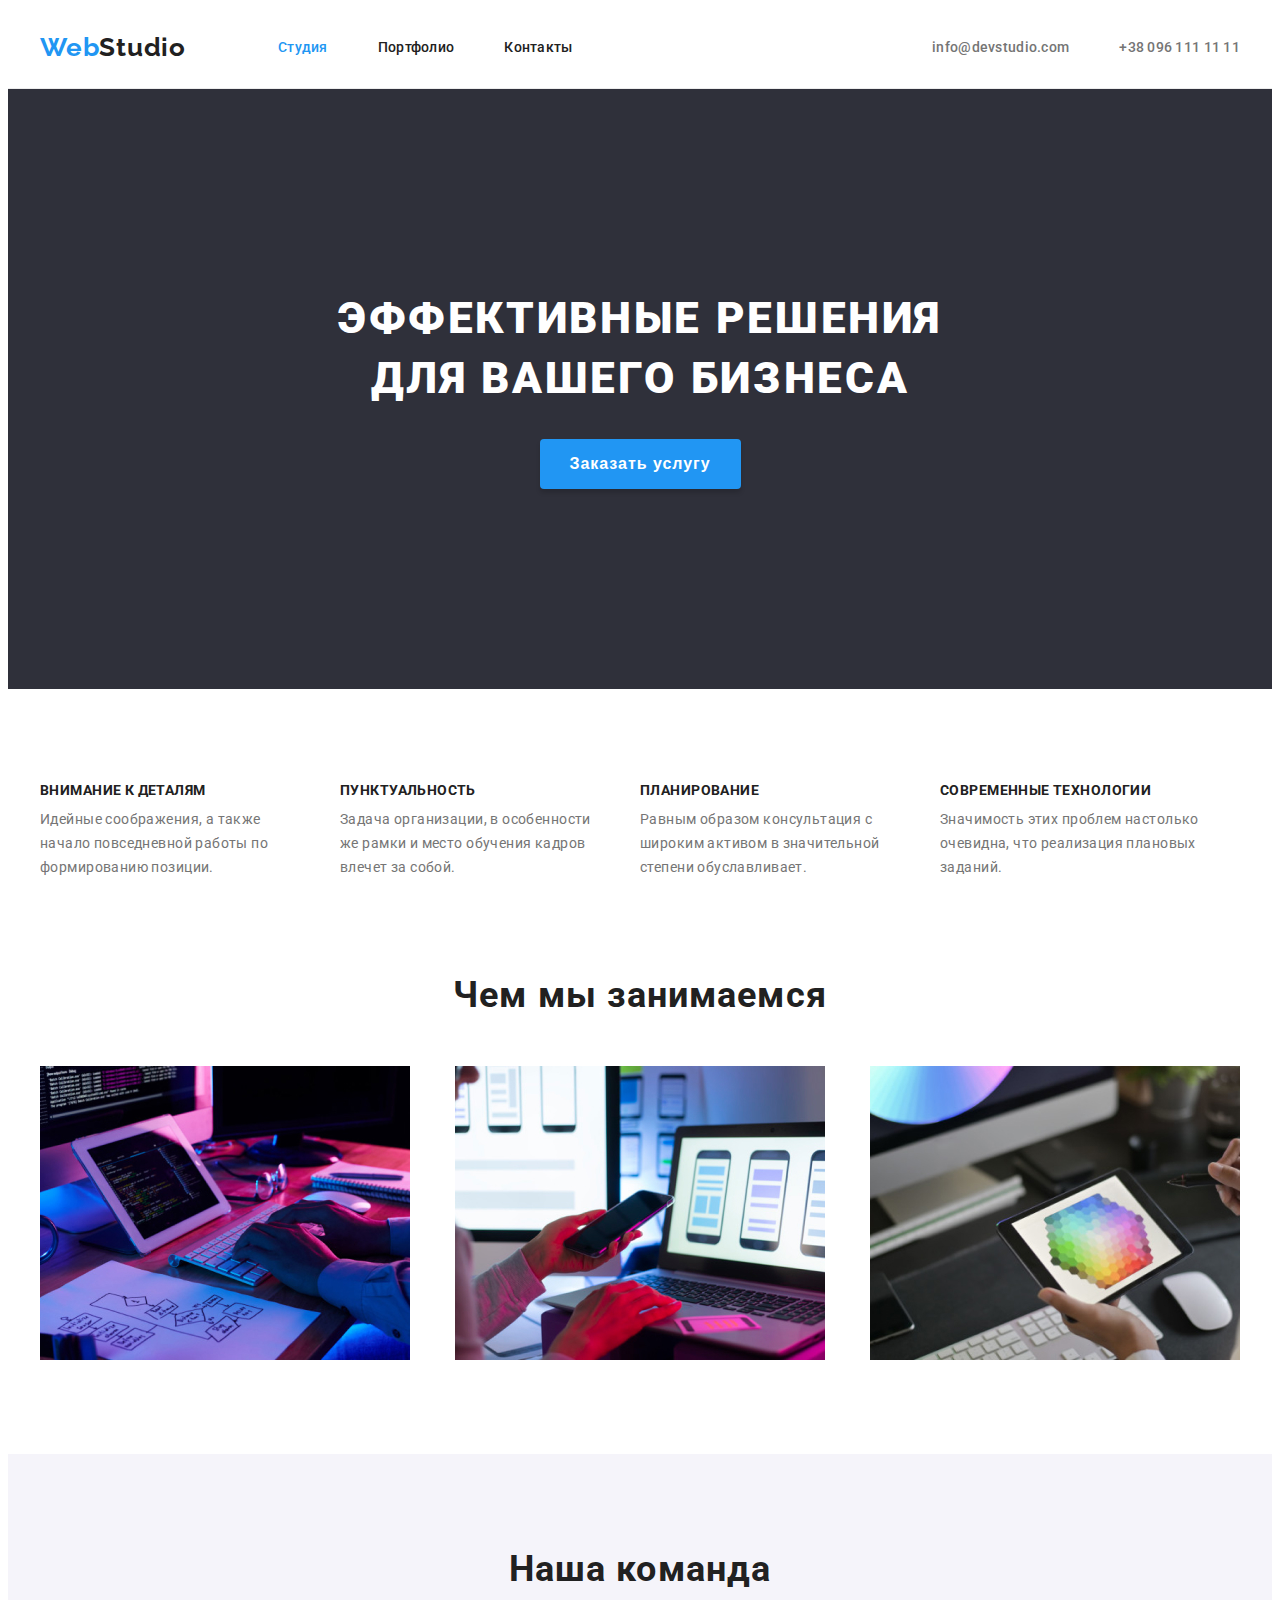
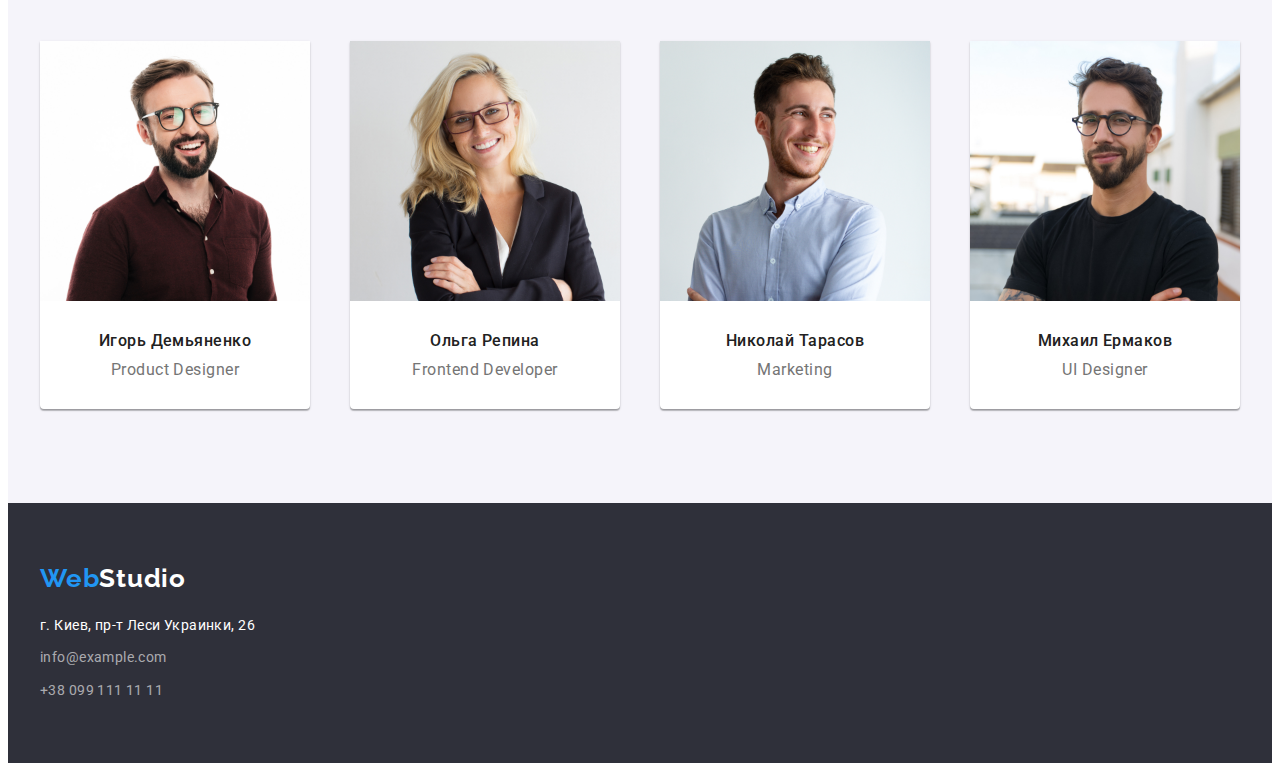
<file: index.html>
<!DOCTYPE html>
<html lang="ru">
  <head>
    <meta charset="UTF-8" />
    <meta name="viewport" content="width=device-width, initial-scale=1.0" />
    <title lang="en"><span>Web</span>Studio</title>
    <link
      rel="stylesheet"
      href="https://cdnjs.cloudflare.com/ajax/libs/modern-normalize/1.0.0/modern-normalize.min.css"
      integrity="sha512-ISS7cAi1PEhQ8jnbJpJZMd29NlhNj4AWYyLOSp2CE/CsHxTCu+r+t0D2yoJudVrd0/8fTVPUVDzY5Tvli75u/g=="
      crossorigin="anonymous"
    />
    <link rel="preconnect" href="https://fonts.gstatic.com" />
    <link
      href="https://fonts.googleapis.com/css2?family=Raleway:wght@700&family=Roboto:wght@400;500;700;900&display=swap"
      rel="stylesheet"
    />
    <link rel="stylesheet" href="./css/styles.css" />
  </head>
  <body>
    <header class="header">
      <div class="conteiner">
        <nav class="navigation">
          <a class="logo link" lang="en" href="index.html">
            <span class="logo-color">Web</span>Studio
          </a>
          <ul class="navigation-list list">
            <li class="navigation-list-item">
              <a class="navigation-list-link current link" href="#">Студия</a>
            </li>
            <li class="navigation-list-item">
              <a class="navigation-list-link link" href="./portfolio.html"
                >Портфолио</a
              >
            </li>
            <li class="navigation-list-item">
              <a class="navigation-list-link link" href="#">Контакты</a>
            </li>
          </ul>
        </nav>
        <ul class="contacts-list list">
          <li class="contacts-list-item">
            <a class="head-contacts link" href="mailto:info@devstudio.com"
              >info@devstudio.com</a
            >
          </li>
          <li class="contacts-list-item">
            <a class="head-contacts link" href="tel:+380961111111"
              >+38 096 111 11 11</a
            >
          </li>
        </ul>
      </div>
    </header>
    <main>
      <!-- Hero -->
      <section class="section-hero">
        <div class="conteiner">
          <h1 class="hero-title">Эффективные решения для вашего бизнеса</h1>
          <button class="hero-btn" type="button">Заказать услугу</button>
        </div>
      </section>
      <!-- info -->
      <section class="section-info">
        <div class="conteiner">
          <h2 class="visually-hidden">Преимущества компаниии</h2>
          <ul class="info-list list">
            <li class="info-item">
              <h3 class="info-item-title">Внимание к деталям</h3>
              <p class="info-item-text">
                Идейные соображения, а также начало повседневной работы по
                формированию позиции.
              </p>
            </li>
            <li class="info-item">
              <h3 class="info-item-title">Пунктуальность</h3>
              <p class="info-item-text">
                Задача организации, в особенности же рамки и место обучения
                кадров влечет за собой.
              </p>
            </li>
            <li class="info-item">
              <h3 class="info-item-title">Планирование</h3>
              <p class="info-item-text">
                Равным образом консультация с широким активом в значительной
                степени обуславливает.
              </p>
            </li>
            <li class="info-item">
              <h3 class="info-item-title">Современные технологии</h3>
              <p class="info-item-text">
                Значимость этих проблем настолько очевидна, что реализация
                плановых заданий.
              </p>
            </li>
          </ul>
        </div>
      </section>
      <!-- What are we doing -->
      <section class="section-we-doing">
        <div class="conteiner">
          <h2 class="we-doing-title">Чем мы занимаемся</h2>
          <ul class="we-doing-list list">
            <li class="we-doing-item">
              <img
                class="we-doing-img"
                src="./images/What-are-we-doing/img1.jpg"
                alt="Написание кода приложения"
                width="370"
                height="294"
              />
            </li>
            <li class="we-doing-item">
              <img
                class="we-doing-img"
                src="./images/What-are-we-doing/img2.jpg"
                alt="Синхронизация с телефоном"
                width="370"
                height="294"
              />
            </li>
            <li class="we-doing-item">
              <img
                class="we-doing-img"
                src="./images/What-are-we-doing/img3.jpg"
                alt="Выбор цвета"
                width="370"
                height="294"
              />
            </li>
          </ul>
        </div>
      </section>
      <!-- our team -->
      <section class="section-team">
        <div class="conteiner">
          <h2 class="team-title">Наша команда</h2>
          <ul class="team-list list">
            <li class="team-item">
              <img
                class="team-img"
                src="./images/our-team/Игорь-Демьяненко.jpg"
                alt="Фото Игорь Демьяненко"
                width="270"
                height="260"
              />
              <h3 class="team-name">Игорь Демьяненко</h3>
              <p class="team-profession" lang="en">Product Designer</p>
            </li>
            <li class="team-item">
              <img
                class="team-img"
                src="./images/our-team/Ольга-Репина.jpg"
                alt="Фото Ольга Репина"
                width="270"
                height="260"
              />
              <h3 class="team-name">Ольга Репина</h3>
              <p class="team-profession" lang="en">Frontend Developer</p>
            </li>
            <li class="team-item">
              <img
                class="team-img"
                src="./images/our-team/Николай-Тарасов.jpg"
                alt="Фото Николай Тарасов"
                width="270"
                height="260"
              />
              <h3 class="team-name">Николай Тарасов</h3>
              <p class="team-profession" lang="en">Marketing</p>
            </li>
            <li class="team-item">
              <img
                class="team-img"
                src="./images/our-team/Михаил-Ермаков.jpg"
                alt="Фото Михаил Ермаков"
                width="270"
                height="260"
              />
              <h3 class="team-name">Михаил Ермаков</h3>
              <p class="team-profession" lang="en">UI Designer</p>
            </li>
          </ul>
        </div>
      </section>
    </main>
    <!-- Contacts info -->
    <footer class="footer">
      <div class="conteiner">
        <a class="footer-logo link" lang="en" href="index.html">
          <span class="logo-color">Web</span>Studio
        </a>
        <address class="footer-address">
          <ul class="address-list list">
            <li class="address-item">
              <a
                class="address-map link"
                href="https://goo.gl/maps/zDSShLqWRXgAwJdu6"
                target="_blank"
                >г. Киев, пр-т Леси Украинки, 26</a
              >
            </li>
            <li class="address-item">
              <a class="footer-contacts link" href="mailto:info@devstudio.com"
                >info@example.com</a
              >
            </li>
            <li class="address-item">
              <a class="footer-contacts link" href="tel:+380961111111"
                >+38 099 111 11 11</a
              >
            </li>
          </ul>
        </address>
      </div>
    </footer>
  </body>
</html>
</file>
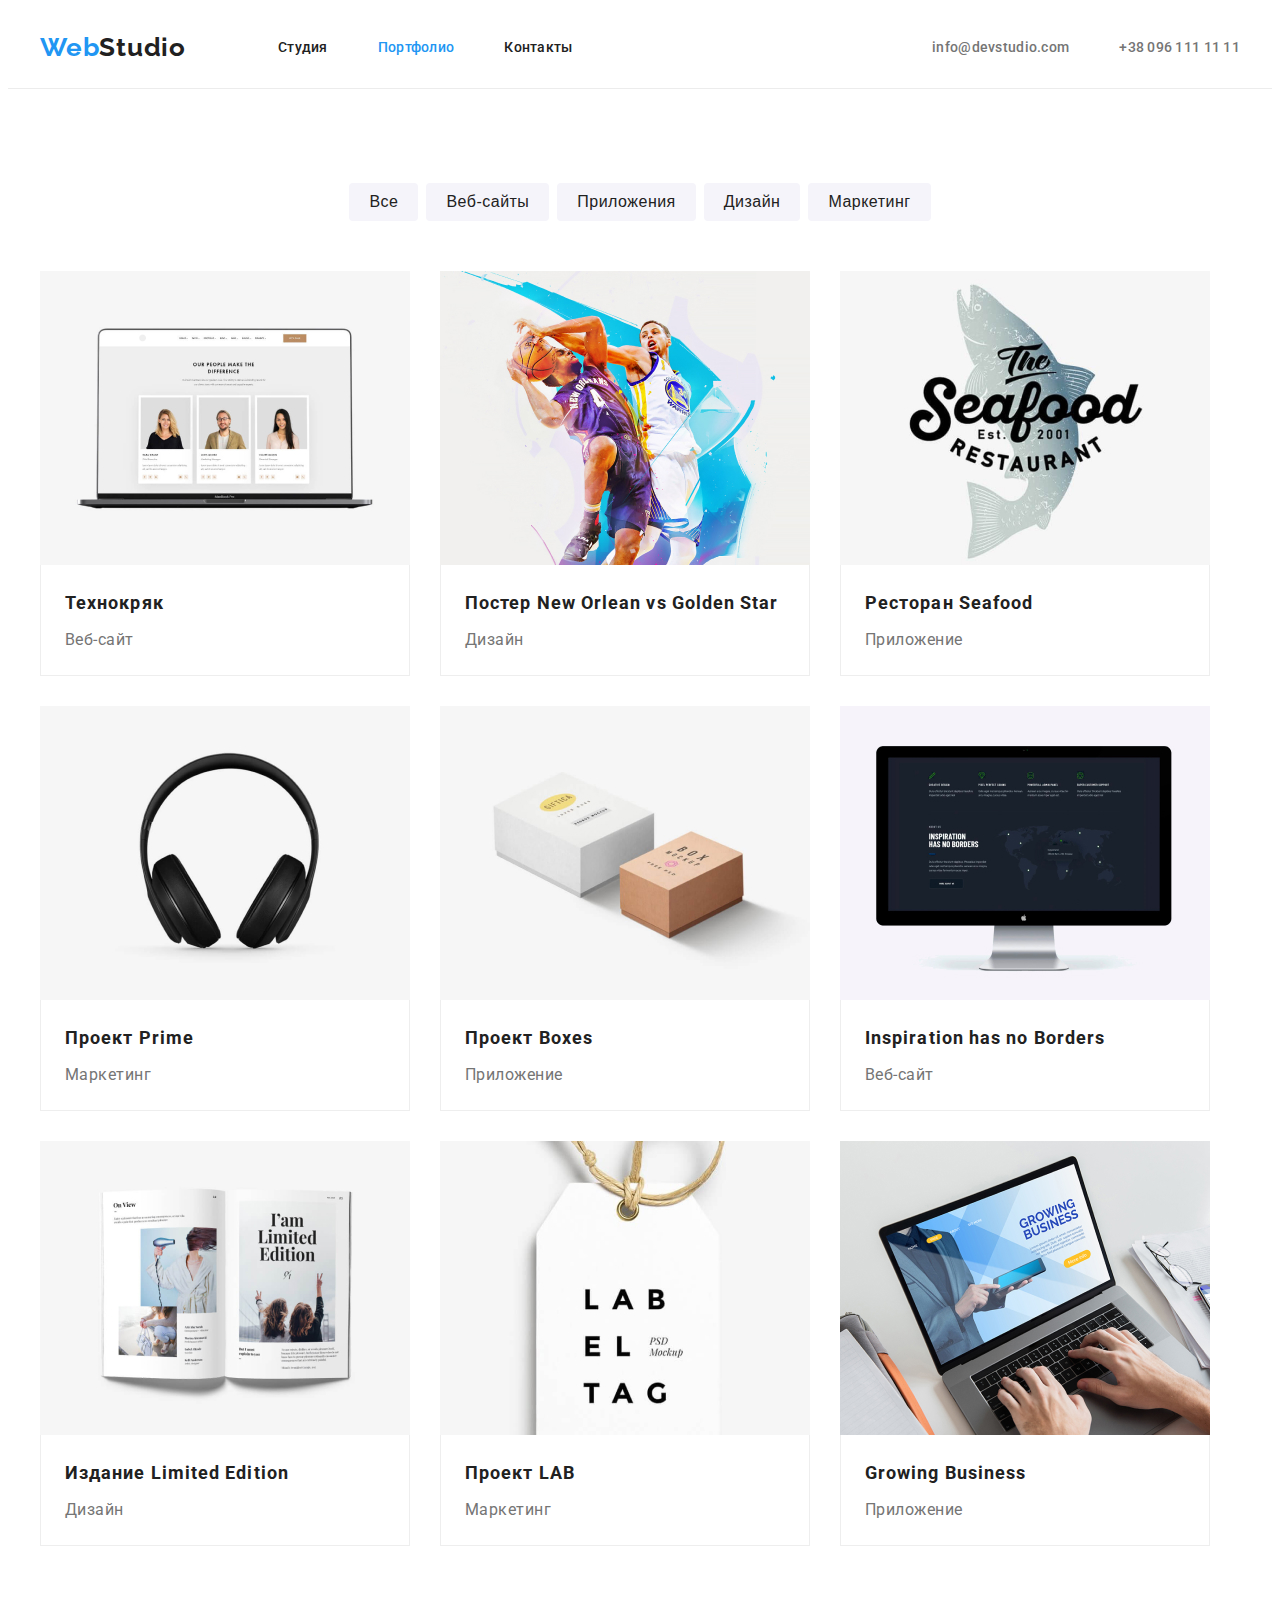
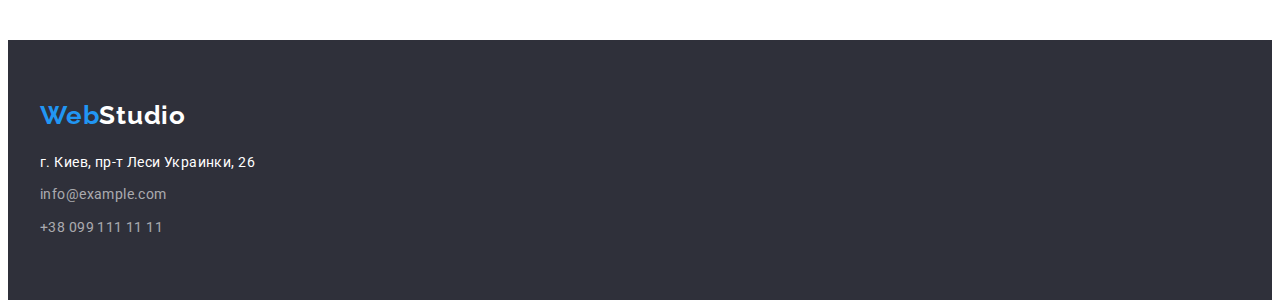
<file: portfolio.html>
<!DOCTYPE html>
<html lang="en">
  <head>
    <meta charset="UTF-8" />
    <meta name="viewport" content="width=device-width, initial-scale=1.0" />
    <title>Portfolio</title>
    <link
      rel="stylesheet"
      href="https://cdnjs.cloudflare.com/ajax/libs/modern-normalize/1.0.0/modern-normalize.min.css"
      integrity="sha512-ISS7cAi1PEhQ8jnbJpJZMd29NlhNj4AWYyLOSp2CE/CsHxTCu+r+t0D2yoJudVrd0/8fTVPUVDzY5Tvli75u/g=="
      crossorigin="anonymous"
    />
    <link rel="preconnect" href="https://fonts.gstatic.com" />
    <link
      href="https://fonts.googleapis.com/css2?family=Raleway:wght@700&family=Roboto:wght@400;500;700;900&display=swap"
      rel="stylesheet"
    />
    <link rel="stylesheet" href="./css/styles.css" />
  </head>
  <body>
    <header class="header">
      <div class="conteiner">
        <nav class="navigation">
          <a class="logo link" lang="en" href="index.html"
            ><span class="logo-color">Web</span>Studio
          </a>
          <ul class="navigation-list list">
            <li class="navigation-list-item">
              <a class="navigation-list-link link" href="./index.html"
                >Студия</a
              >
            </li>
            <li class="navigation-list-item">
              <a class="navigation-list-link current link" href="#"
                >Портфолио</a
              >
            </li>
            <li class="navigation-list-item">
              <a class="navigation-list-link link" href="#">Контакты</a>
            </li>
          </ul>
        </nav>
        <ul class="contacts-list list">
          <li class="contacts-list-item">
            <a class="head-contacts link" href="mailto:info@devstudio.com"
              >info@devstudio.com</a
            >
          </li>
          <li class="contacts-list-item">
            <a class="head-contacts link" href="tel:+380961111111"
              >+38 096 111 11 11</a
            >
          </li>
        </ul>
      </div>
    </header>
    <main>
      <!-- Portfolio section -->
      <section class="section-portfolio">
        <div class="conteiner">
          <!-- Filter list -->
          <h1 class="visually-hidden">Фильтр</h1>
          <ul class="btn-list list">
            <li class="btn-item">
              <button class="modal-btn" type="button">Все</button>
            </li>
            <li class="btn-item">
              <button class="modal-btn" type="button">Веб-сайты</button>
            </li>
            <li class="btn-item">
              <button class="modal-btn" type="button">Приложения</button>
            </li>
            <li class="btn-item">
              <button class="modal-btn" type="button">Дизайн</button>
            </li>
            <li class="btn-item">
              <button class="modal-btn" type="button">Маркетинг</button>
            </li>
          </ul>
          <!-- Portfolio list -->
          <h2 class="visually-hidden">Портфолио</h2>
          <ul class="portfolio-list list">
            <li class="portfolio-list-item">
              <a class="portfolio-list-link link" href="#">
                <img
                  class="portfolio-list-img"
                  src="./images/Portfolio/технокряк.jpg"
                  alt="изображение сайта на десктопе"
                  width="370"
                  height="294"
                />
                <div class="cards-title">
                  <h3 class="portfolio-list-title">Технокряк</h3>
                  <p class="portfolio-list-text">Веб-сайт</p>
                </div>
              </a>
            </li>
            <li class="portfolio-list-item">
              <a class="portfolio-list-link link" href="#">
                <img
                  class="portfolio-list-img"
                  src="./images/Portfolio/new-orlean-vs-golden-star.jpg"
                  alt="два баскетболиста в прыжке за мяч"
                  width="370"
                  height="294"
                  />
                  <div class="cards-title">
                    <h3 class="portfolio-list-title">
                      Постер New Orlean vs Golden Star
                    </h3>
                    <p class="portfolio-list-text">Дизайн</p>
                  </div">
              </a>
            </li>
            <li class="portfolio-list-item">
              <a class="portfolio-list-link link" href="#">
                <img
                  class="portfolio-list-img"
                  src="./images/Portfolio/seafood.jpg"
                  alt="логотип ресторана морской еды"
                  width="370"
                  height="294"
                />
                <div class="cards-title">
                  <h3 class="portfolio-list-title">Ресторан Seafood</h3>
                  <p class="portfolio-list-text">Приложение</p>
                </div>
                </a>
            </li>
            <li class="portfolio-list-item">
              <a class="portfolio-list-link link" href="#">
                <img
                  class="portfolio-list-img"
                  src="./images/Portfolio/prime.jpg"
                  alt="наушники"
                  width="370"
                  height="294"
                />
                <div class="cards-title">
                  <h3 class="portfolio-list-title">Проект Prime</h3>
                  <p class="portfolio-list-text">Маркетинг</p>
                </div>
              </a>
            </li>
            <li class="portfolio-list-item">
              <a class="portfolio-list-link link" href="#">
                <img
                  class="portfolio-list-img"
                  src="./images/Portfolio/boxes.jpg"
                  alt="две коробочки"
                  width="370"
                  height="294"
                />
                <div class="cards-title">
                  <h3 class="portfolio-list-title">Проект Boxes</h3>
                  <p class="portfolio-list-text">Приложение</p>
                </div>
              </a>
            </li>
            <li class="portfolio-list-item">
              <a class="portfolio-list-link link" href="#">
                <img
                  class="portfolio-list-img"
                  src="./images/Portfolio/inspiration-has-no-borders.jpg"
                  alt="монитор компьютера"
                  width="370"
                  height="294"
                />
                <div class="cards-title">
                  <h3 class="portfolio-list-title">Inspiration has no Borders</h3>
                  <p class="portfolio-list-text">Веб-сайт</p>
                </div>
              </a>
            </li>
            <li class="portfolio-list-item">
              <a class="portfolio-list-link link" href="#">
                <img
                  class="portfolio-list-img"
                  src="./images/Portfolio/limited-edition.jpg"
                  alt="открытый журнал"
                  width="370"
                  height="294"
                />
                <div class="cards-title">
                  <h3 class="portfolio-list-title">Издание Limited Edition</h3>
                  <p class="portfolio-list-text">Дизайн</p>
                </div>
              </a>
            </li>
            <li class="portfolio-list-item">
              <a class="portfolio-list-link link" href="#">
                <img
                  class="portfolio-list-img"
                  src="./images/Portfolio/lab.jpg"
                  alt="табличка с названием проекта"
                  width="370"
                  height="294"
                />
                <div class="cards-title">
                  <h3 class="portfolio-list-title">Проект LAB</h3>
                  <p class="portfolio-list-text">Маркетинг</p>
                </div>
              </a>
            </li>
            <li class="portfolio-list-item">
              <a class="portfolio-list-link link" href="#">
                <img
                  class="portfolio-list-img"
                  src="./images/Portfolio/growing-business.jpg"
                  alt="мужчина печатает на клавиатуре ноутбука"
                  width="370"
                  height="294"
                />
                <div class="cards-title">
                  <h3 class="portfolio-list-title">Growing Business</h3>
                  <p class="portfolio-list-text">Приложение</p>
                </div>
              </a>
            </li>
          </ul>
        </div>
      </section>
    </main>
    <!-- Contacts info -->
    <footer class="footer">
      <div class="conteiner">
        <a class="footer-logo link" lang="en" href="index.html"
          ><span class="logo-color">Web</span>Studio
        </a>
        <address class="footer-address">
          <ul class="address-list list">
            <li class="address-item">
              <a
                class="address-map link"
                href="https://goo.gl/maps/zDSShLqWRXgAwJdu6"
                target="_blank"
                >г. Киев, пр-т Леси Украинки, 26</a
              >
            </li>
            <li class="address-item">
              <a class="footer-contacts link" href="mailto:info@devstudio.com"
                >info@example.com</a
              >
            </li>
            <li class="address-item">
              <a class="footer-contacts link" href="tel:+380961111111"
                >+38 099 111 11 11</a
              >
            </li>
          </ul>
        </address>
      </div>
    </footer>
  </body>
</html>
</file>
<file: css/styles.css>
:root {
  --primery-text-color: #757575;
  --title-color: #212121;
  --secondary-color: #2196f3;
  --background-color: #2f303a;
  --secondary-background-color: #f5f4fa;
  --background-card-color: #ffffff;
}

h1,
h2,
h3,
h4,
h5,
h6,
p {
  margin: 0;
}

ul,
ol {
  margin: 0;
  padding: 0;
}

img {
  display: block;
}

.link {
  text-decoration: none;
}

.list {
  list-style: none;
}

address {
  font-style: normal;
}

body {
  font-family: 'Roboto', sans-serif;
  font-size: 14px;
  color: var(--primery-text-color);
}

.conteiner {
  width: 1200px;
  padding-right: 15px;
  padding-left: 15px;
  margin: 0 auto;
}

/* ============= header =============*/

.header .conteiner {
  display: flex;
}

.header {
  /* padding-top: 24px;
  padding-bottom: 25px; */
  border-bottom: 1px solid #ececec;
}

.logo {
  margin-right: 92px;
  padding-top: 24px;
  padding-bottom: 25px;

  font-family: 'Raleway', sans-serif;
  font-weight: 700;
  font-size: 26px;
  line-height: 1.19;
  letter-spacing: 0.03em;
  color: var(--title-color);
}

.logo:hover,
.logo:focus {
  opacity: 0.5;
}

.logo-color,
.head-contacts:hover,
.head-contacts:focus,
.navigation-list-link:hover,
.navigation-list-link:focus {
  color: var(--secondary-color);
}

.navigation {
  display: flex;
  align-items: center;
}

.navigation-list {
  display: flex;
  align-items: center;
}

.contacts-list {
  display: flex;
  align-items: center;
  margin-left: auto;
}

.navigation-list-item:not(:last-child),
.contacts-list-item:not(:last-child) {
  margin-right: 50px;
}

.navigation-list-link {
  display: block;
  padding-top: 32px;
  padding-bottom: 32px;
  font-weight: 500;
  line-height: 1.14;
  letter-spacing: 0.02em;
  color: var(--title-color);
}

.head-contacts {
  display: block;
  padding-top: 32px;
  padding-bottom: 32px;
  font-weight: 500;
  line-height: 1.14;
  letter-spacing: 0.02em;
  color: var(--primery-text-color);
}

.current {
  color: var(--secondary-color);
}
/* ============= end header =============*/

/* ============= hero =============*/

.section-hero .conteiner {
  display: flex;
  flex-direction: column;
  align-items: center;
  padding-top: 200px;
  padding-bottom: 200px;
}

.section-hero {
  background-color: var(--background-color);
}
.hero-title {
  max-width: 710px;
  font-weight: 900;
  font-size: 44px;
  line-height: 1.36;
  text-align: center;
  letter-spacing: 0.06em;
  text-transform: uppercase;
  color: #ffffff;
  margin-bottom: 30px;
}

.hero-btn {
  min-width: 200px;
  background-color: var(--secondary-color);
  box-shadow: 0px 4px 4px rgba(0, 0, 0, 0.15);
  border: none;
  border-radius: 4px;
  padding: 10px 30px;

  font-weight: 700;
  font-size: 16px;
  line-height: 1.87;
  text-align: center;
  letter-spacing: 0.06em;
  color: #ffffff;
}

.hero-btn:hover,
.hero-btn:focus {
  background-color: #188ce8;
}
/* ============= end hero =============*/

/* ============= info =============*/

.section-info {
  padding-top: 94px;
  padding-bottom: 94px;
}

.visually-hidden {
  position: absolute !important;
  clip: rect(1px 1px 1px 1px); /* IE6, IE7 */
  clip: rect(1px, 1px, 1px, 1px);
  padding: 0 !important;
  border: 0 !important;
  height: 1px !important;
  width: 1px !important;
  overflow: hidden;
}

.info-list {
  display: flex;
}

.info-item {
  max-width: 270px;
}

.info-item:not(:last-child) {
  margin-right: 30px;
}

.info-item-title {
  margin-bottom: 10px;
  font-weight: 700;
  font-size: 14px;
  line-height: 1.14;
  letter-spacing: 0.03em;
  text-transform: uppercase;
  color: var(--title-color);
}

.info-item-text {
  font-weight: 400;
  line-height: 1.71;
  letter-spacing: 0.03em;
}
/* ============= end info =============*/

/* ============= what we are doing =============*/

.section-we-doing {
  padding-bottom: 94px;
}

.we-doing-title {
  font-weight: 700;
  font-size: 36px;
  line-height: 1.17;
  text-align: center;
  letter-spacing: 0.03em;
  color: var(--title-color);
  margin-bottom: 50px;
}

.we-doing-list {
  display: flex;
  justify-content: space-between;
}

/* ============= end what we are doing =============*/

/* ============= our team =============*/

.section-team {
  padding-top: 94px;
  padding-bottom: 94px;
  background-color: var(--secondary-background-color);
}

.team-title {
  font-weight: 700;
  font-size: 36px;
  line-height: 1.17;
  text-align: center;
  letter-spacing: 0.03em;
  color: var(--title-color);
  margin-bottom: 50px;
}

.team-list {
  display: flex;
  justify-content: space-between;
}

.team-item {
  background-color: var(--background-card-color);
  box-shadow: 0px 1px 3px rgba(0, 0, 0, 0.12), 0px 1px 1px rgba(0, 0, 0, 0.14),
    0px 2px 1px rgba(0, 0, 0, 0.2);
  border-radius: 0px 0px 4px 4px;
}

.team-img {
  margin-bottom: 30px;
}

.team-name {
  font-weight: 500;
  font-size: 16px;
  line-height: 1.19;
  text-align: center;
  letter-spacing: 0.03em;
  color: var(--title-color);
  margin-bottom: 10px;
}

.team-profession {
  font-weight: 400;
  font-size: 16px;
  line-height: 1.19;
  text-align: center;
  letter-spacing: 0.03em;
  margin-bottom: 30px;
}
/* ============= end our team =============*/

/* ============= contacts info =============*/

.footer .conteiner {
  display: flex;
  flex-direction: column;
}

.footer {
  background-color: var(--background-color);
  padding-top: 60px;
  padding-bottom: 60px;
}

.footer-logo {
  font-family: 'Raleway', sans-serif;
  font-weight: 700;
  font-size: 26px;
  line-height: 1.19;
  letter-spacing: 0.03em;
  color: #ffffff;
  margin-bottom: 20px;
}

.footer-logo:hover,
.footer-logo:focus {
  opacity: 0.5;
}

.address-item:not(:last-child) {
  margin-bottom: 9px;
}

.address-map {
  font-weight: 400;
  line-height: 1.71;
  letter-spacing: 0.03em;
  color: #ffffff;
}

.address-map:hover,
.address-map:focus {
  color: var(--secondary-color);
}

.footer-contacts {
  font-weight: 400;
  line-height: 1.71;
  letter-spacing: 0.03em;
  color: rgba(255, 255, 255, 0.6);
}

.footer-contacts:hover,
.footer-contacts:focus {
  color: var(--secondary-color);
}

/* ============= end contacts info =============*/

/* ============= portfolio section =============*/

.section-portfolio {
  padding-top: 94px;
  padding-bottom: 94px;
}

/* ============= end portfolio section =============*/

/* ============= filter list =============*/

.btn-list {
  display: flex;
  justify-content: center;
  margin-bottom: 50px;
}

.modal-btn {
  background: var(--secondary-background-color);
  border-radius: 4px;
  font-weight: 500;
  font-size: 16px;
  line-height: 1.62;
  text-align: center;
  letter-spacing: 0.03em;
  color: var(--title-color);
  border: none;
  padding: 6px 20px;
}

.btn-item:not(:last-child) {
  margin-right: 8px;
}

.modal-btn:hover,
.modal-btn:focus {
  color: #ffffff;
  background-color: var(--secondary-color);
}
/* ============= end filter list =============*/

/* ============= portfolio list =============*/

.portfolio-list {
  display: flex;
  flex-wrap: wrap;
  margin: -15px;
}

.portfolio-list-item {
  margin: 15px;
}
/* .portfolio-list-link {
} */
.portfolio-list-title {
  font-weight: 700;
  font-size: 18px;
  line-height: 2;
  letter-spacing: 0.06em;
  color: var(--title-color);
  margin-bottom: 4px;
}

.portfolio-list-text {
  font-weight: 400;
  font-size: 16px;
  line-height: 1.87;
  letter-spacing: 0.03em;
  color: var(--primery-text-color);
}

.cards-title {
  padding: 20px 24px;

  border-right-width: 1px;
  border-right-style: solid;
  border-right-color: #eeeeee;

  border-bottom-width: 1px;
  border-bottom-style: solid;
  border-bottom-color: #eeeeee;

  border-left-width: 1px;
  border-left-style: solid;
  border-left-color: #eeeeee;
  /* border: 1px solid #eeeeee; */
}
/* ============= end portfolio list =============*/

/* ============= =============*/
/* ============= =============*/
/* ============= =============*/
</file>
